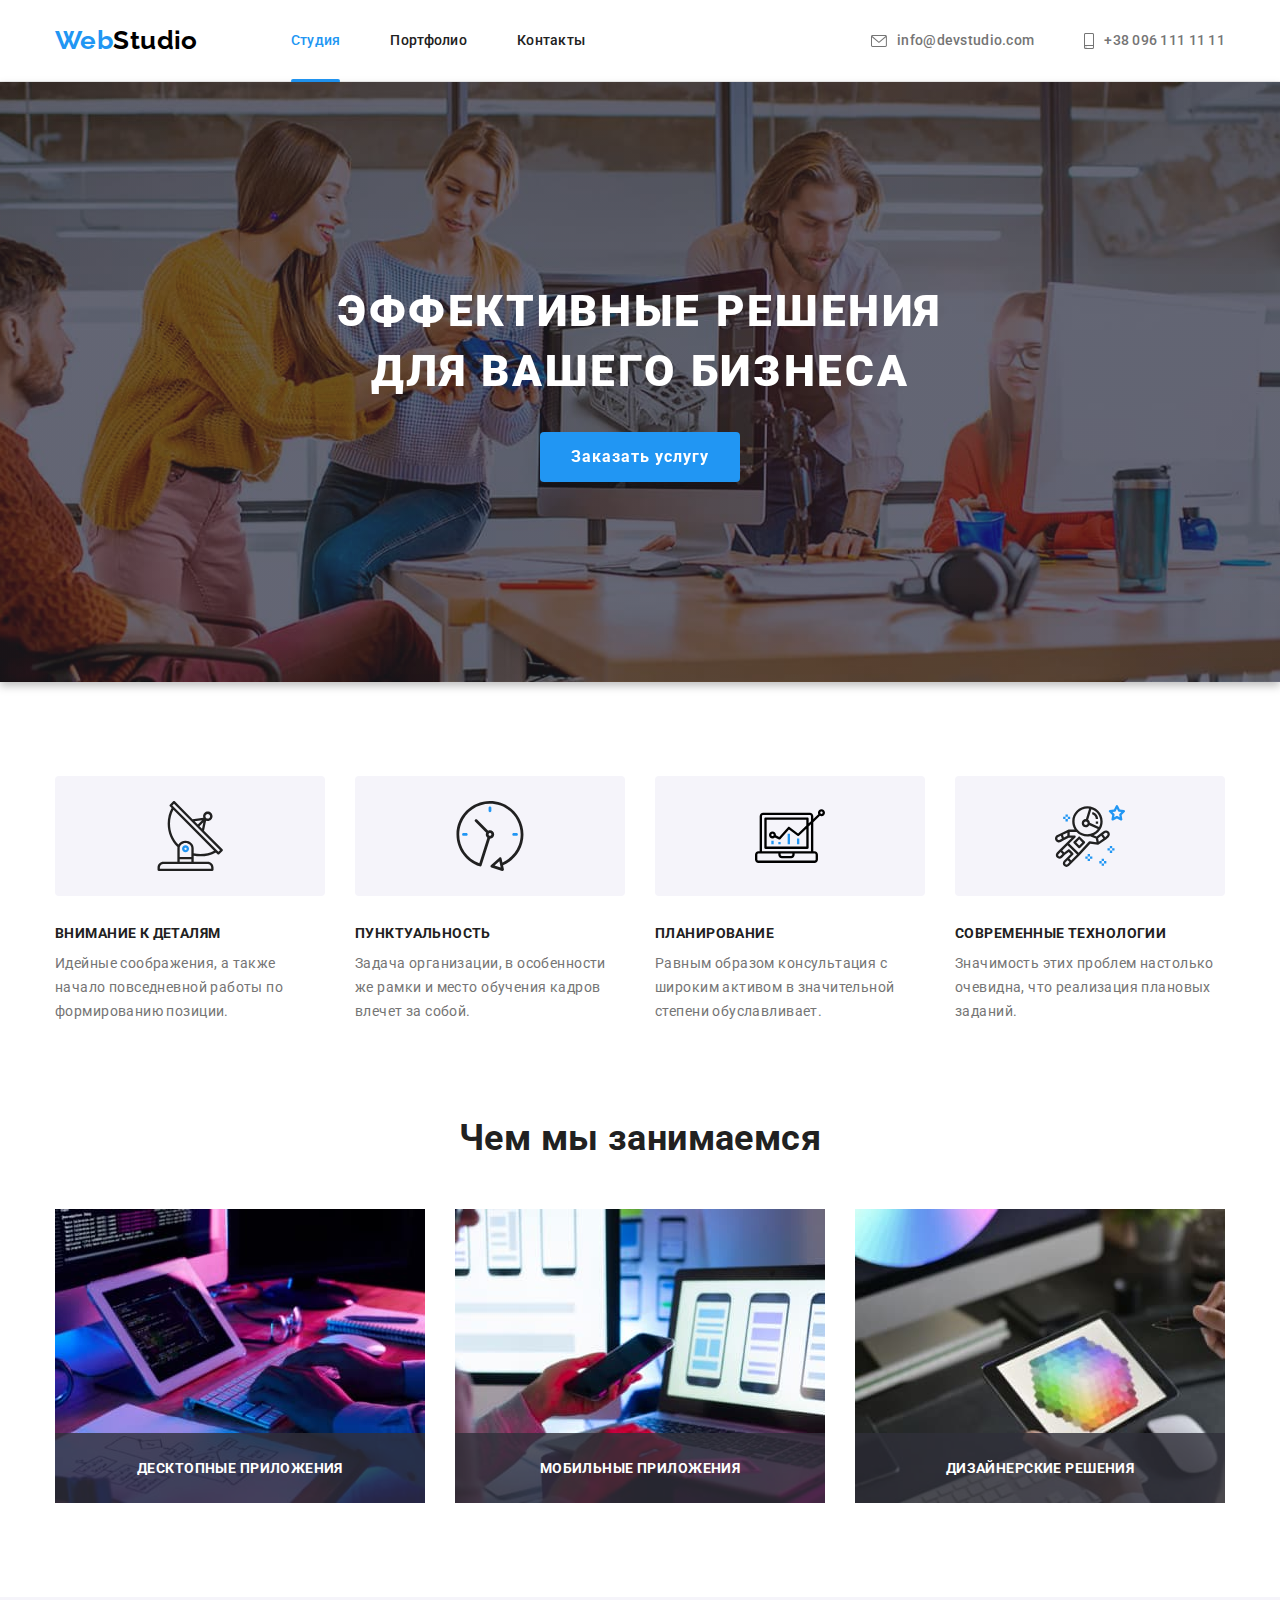
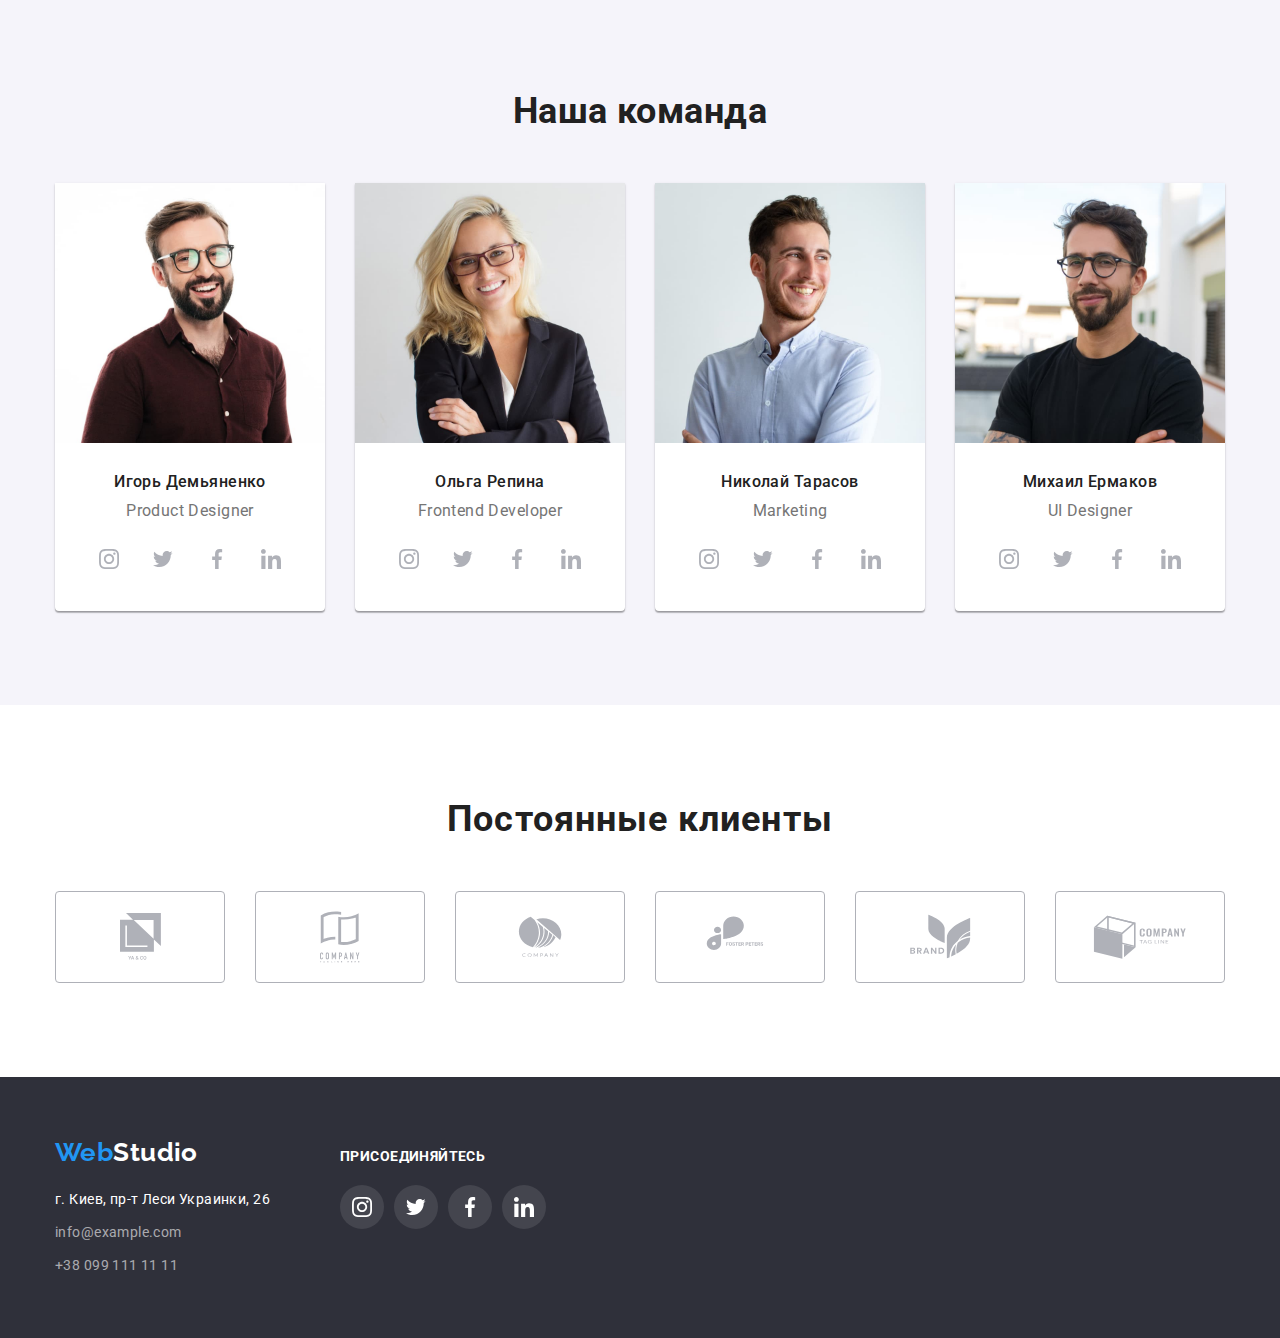
<file: index.html>
<!DOCTYPE html>
<html lang="ru">
  <head>
    <meta charset="UTF-8" />
    <meta http-equiv="X-UA-Compatible" content="IE=edge" />
    <meta name="viewport" content="width=device-width, initial-scale=1.0" />
    <link rel="preconnect" href="https://fonts.googleapis.com" />
    <link rel="preconnect" href="https://fonts.gstatic.com" crossorigin />
    <link
      rel="stylesheet"
      href="https://cdnjs.cloudflare.com/ajax/libs/modern-normalize/1.1.0/modern-normalize.css"
    />
    <link
      href="https://fonts.googleapis.com/css2?family=Raleway:wght@700&family=Roboto:wght@400;500;700;900&display=swap"
      rel="stylesheet"
    />
    <link rel="stylesheet" href="./styles/styles.css" />
    <title>Document</title>
  </head>
  <body>
    <!-- Header -->
    <header class="header">
      <div class="container header-container">
        <nav class="navigation">
          <a href="./index.html" class="logo">Web<span class="logo-studio">Studio</span>
          </a>
          <ul class="nav-links">
            <li class="item">
              <a href="./index.html" class="title current">Студия</a>
            </li>
            <li class="item">
              <a href="./portfolio.html" class="title">Портфолио</a>
            </li>
            <li class="item">
              <a href="" class="title">Контакты</a>
            </li>
          </ul>
        </nav>
        <ul class="nav-links nav-contacts">
          <li class="item nav-contacts-icon">
            <a href="mailto:info@devstudio.com" class="contact">
              <svg class="mail" width="16" height="12">
                <use href="./images/icons.svg#icon-mail-icon"></use>
              </svg>
              info@devstudio.com
            </a>
          </li>
          <li class="item nav-contacts-icon">
            <a href="tel:+380961111111" class="contact">
              <svg class="tel" width="10" height="16">
                <use href="./images/icons.svg#icon-phone-icon"></use>
              </svg>
              +38 096 111 11 11
            </a>
          </li>
        </ul>
      </div>
    </header>
    <!-- Hero Section -->
    <main>
      <section class="hero section">
        <div class="container hero-container">
          <h1 class="title">
            Эффективные решения для вашего бизнеса
          </h1>
          <button type="button" data-modal-open class="button">
            Заказать услугу
          </button>
        </div>
      </section>

      <!-- Особености -->
      <section class="benefits section">
        <h2 class="visually-hidden">особенности нашей работы</h2>
        <div class="container">
          <ul class="benefits-list">
            <li class="item benefits-icon">
              <div class="benefits-icon-box">
                <svg class="icon satelite" width="70" height="70">
                  <use href="./images/icons.svg#icon-satelite-icon"></use>
                </svg>
              </div>
              <h3 class="benefits title">Внимание к деталям</h3>
              Идейные соображения, а также начало повседневной работы по
              формированию позиции.
            </li>
            <li class="item benefits-icon">
              <div class="benefits-icon-box">
                <svg class="icon clock" width="70" height="70">
                  <use href="./images/icons.svg#icon-clock-icon"></use>
                </svg>
              </div>
              <h3 class="benefits title">Пунктуальность</h3>
              Задача организации, в особенности же рамки и место обучения кадров
              влечет за собой.
            </li>
            <li class="item benefits-icon">
              <div class="benefits-icon-box">
                <svg class="icon graph" width="70" height="70">
                  <use href="./images/icons.svg#icon-graph-icon"></use>
                </svg>
              </div>
              <h3 class="benefits title">Планирование</h3>
              Равным образом консультация с широким активом в значительной
              степени обуславливает.
            </li>
            <li class="item benefits-icon">
              <div class="benefits-icon-box">
                <svg class="icon astronaut" width="70" height="70">
                  <use href="./images/icons.svg#icon-astronaut-icon"></use>
                </svg>
              </div>
              <h3 class="benefits title">Современные технологии</h3>
              Значимость этих проблем настолько очевидна, что реализация
              плановых заданий.
            </li>
          </ul>
        </div>
      </section>
      <!-- Чем мы занимаемся -->
      <section class="ours-work section">
        <div class="container">
          <h2 class="title">Чем мы занимаемся</h2>
          <ul class="our-works-list">
            <li class="item">
              <img
                src="./images/img-1.jpg"
                width="370"
                alt="Человек работает за компьютером"
              />
              <div class="item-description-bg">
                <p class="our-work-title">Десктопные приложения</p>
              </div>
            </li>
            <li class="item">
              <img
                src="./images/img-2.jpg"
                width="370"
                alt="Человек держит телефон в руке"
              />
              <div class="item-description-bg">
              <p class="our-work-title">Мобильные приложения</p>
              </div>
            </li>
            <li class="item">
              <img
                src="./images/img-3.jpg"
                width="370"
                alt="Человек держит планшет в руке"
              />
              <div class="item-description-bg">
              <p class="our-work-title">Дизайнерские решения</p>
              </div>
            </li>
          </ul>
        </div>
      </section>
      <!--Наша команда-->
      <section class="our-team section">
        <div class="container">
          <h2 class="title">Наша команда</h2>
          <ul class="our-team-list">
            <li class="item card our-team-icon">
              <img
                src="./images/ourteam-1.jpg"
                width="270"
                alt="Игорь Демьяненко"
              />
              <div class="our-team-description">
                <h3 class="name">Игорь Демьяненко</h3>
                <p lang="en" class="profession">Product Designer</p>
                <ul class="our-team-icon-box">
                  <li class="our-team-link">
                    <a href="" class="icon-box">
                      <svg class="icon instagram" width="20" height="20">
                        <use
                          href="./images/icons.svg#icon-instagram-icon"
                        ></use>
                      </svg>
                    </a>
                  </li>
                  <li class="our-team-link">
                    <a href="" class="icon-box">
                      <svg class="icon twitter" width="20" height="20">
                        <use href="./images/icons.svg#icon-twitter-icon"></use>
                      </svg>
                    </a>
                  </li>
                  <li class="our-team-link">
                    <a href="" class="icon-box">
                      <svg class="icon facebook" width="20" height="20">
                        <use href="./images/icons.svg#icon-facebook-icon"></use>
                      </svg>
                    </a>
                  </li>
                  <li class="our-team-link">
                    <a href="" class="icon-box">
                      <svg class="icon linkedin" width="20" height="20">
                        <use href="./images/icons.svg#icon-linkedin-icon"></use>
                      </svg>
                    </a>
                  </li>
                </ul>
              </div>
            </li>
            <li class="item card our-team-icon">
              <img
                src="./images/ourteam-2.jpg"
                width="270"
                alt="Ольга Репина"
              />
              <div class="our-team-description">
                <h3 class="name">Ольга Репина</h3>
                <p lang="en" class="profession">Frontend Developer</p>
                <ul class="our-team-icon-box">
                  <li class="our-team-link">
                    <a href="" class="icon-box">
                      <svg class="icon instagram" width="20" height="20">
                        <use
                          href="./images/icons.svg#icon-instagram-icon"
                        ></use>
                      </svg>
                    </a>
                  </li>
                  <li class="our-team-link">
                    <a href="" class="icon-box">
                      <svg class="icon twitter" width="20" height="20">
                        <use href="./images/icons.svg#icon-twitter-icon"></use>
                      </svg>
                    </a>
                  </li>
                  <li class="our-team-link">
                    <a href="" class="icon-box">
                      <svg class="icon facebook" width="20" height="20">
                        <use href="./images/icons.svg#icon-facebook-icon"></use>
                      </svg>
                    </a>
                  </li>
                  <li class="our-team-link">
                    <a href="" class="icon-box">
                      <svg class="icon linkedin" width="20" height="20">
                        <use href="./images/icons.svg#icon-linkedin-icon"></use>
                      </svg>
                    </a>
                  </li>
                </ul>
              </div>
            </li>
            <li class="item card our-team-icon">
              <img
                src="./images/ourteam-3.jpg"
                width="270"
                alt="Николай Тарасов"
              />
              <div class="our-team-description">
                <h3 class="name">Николай Тарасов</h3>
                <p lang="en" class="profession">Marketing</p>
                <ul class="our-team-icon-box">
                  <li class="our-team-link">
                    <a href="" class="icon-box">
                      <svg class="icon instagram" width="20" height="20">
                        <use
                          href="./images/icons.svg#icon-instagram-icon"
                        ></use>
                      </svg>
                    </a>
                  </li>
                  <li class="our-team-link">
                    <a href="" class="icon-box">
                      <svg class="icon twitter" width="20" height="20">
                        <use href="./images/icons.svg#icon-twitter-icon"></use>
                      </svg>
                    </a>
                  </li>
                  <li class="our-team-link">
                    <a href="" class="icon-box">
                      <svg class="icon facebook" width="20" height="20">
                        <use href="./images/icons.svg#icon-facebook-icon"></use>
                      </svg>
                    </a>
                  </li>
                  <li class="our-team-link">
                    <a href="" class="icon-box">
                      <svg class="icon linkedin" width="20" height="20">
                        <use href="./images/icons.svg#icon-linkedin-icon"></use>
                      </svg>
                    </a>
                  </li>
                </ul>
              </div>
            </li>
            <li class="item card our-team-icon">
              <img
                src="./images/ourteam-4.jpg"
                width="270"
                alt="Михаил Ермаков"
              />
              <div class="our-team-description">
                <h3 class="name">Михаил Ермаков</h3>
                <p lang="en" class="profession">UI Designer</p>
                <ul class="our-team-icon-box">
                  <li class="our-team-link">
                    <a href="" class="icon-box">
                      <svg class="icon instagram" width="20" height="20">
                        <use
                          href="./images/icons.svg#icon-instagram-icon"
                        ></use>
                      </svg>
                    </a>
                  </li>
                  <li class="our-team-link">
                    <a href="" class="icon-box">
                      <svg class="icon twitter" width="20" height="20">
                        <use href="./images/icons.svg#icon-twitter-icon"></use>
                      </svg>
                    </a>
                  </li>
                  <li class="our-team-link">
                    <a href="" class="icon-box">
                      <svg class="icon facebook" width="20" height="20">
                        <use href="./images/icons.svg#icon-facebook-icon"></use>
                      </svg>
                    </a>
                  </li>
                  <li class="our-team-link">
                    <a href="" class="icon-box">
                      <svg class="icon linkedin" width="20" height="20">
                        <use href="./images/icons.svg#icon-linkedin-icon"></use>
                      </svg>
                    </a>
                  </li>
                </ul>
              </div>
            </li>
          </ul>
        </div>
      </section>
      <section class="section clients">
        <div class="container">
          <h2 class="title">Постоянные клиенты</h2>
          <ul class="clients-list">
            <li class="client-box-item">
              <a href="" class="client-link client-icon-box">
                <svg class="icon client-1" width="41" height="47">
                  <use href="./images/icons.svg#icon-client-1-icon"></use>
                </svg>
              </a>
            </li>
            <li class="client-box-item">
              <a href="" class="client-link client-icon-box">
                <svg class="icon client-2" width="40" height="52">
                  <use href="./images/icons.svg#icon-client-2-icon"></use>
                </svg>
              </a>
            </li>
            <li class="client-box-item">
              <a href="" class="client-link client-icon-box">
                <svg class="icon client-3" width="44" height="41">
                  <use href="./images/icons.svg#icon-client-3-icon"></use>
                </svg>
              </a>
            </li>

            <li class="client-box-item">
              <a href="" class="client-link client-icon-box">
                <svg class="icon client-4" width="84" height="41">
                  <use href="./images/icons.svg#icon-client-4-icon"></use>
                </svg>
              </a>
            </li>
            <li class="client-box-item">
              <a href="" class="client-link client-icon-box">
                <svg class="icon client-5" width="63" height="45">
                  <use href="./images/icons.svg#icon-client-5-icon"></use>
                </svg>
              </a>
            </li>
            <li class="client-box-item">
              <a href="" class="client-link client-icon-box">
                <svg class="icon client-6" width="94" height="44">
                  <use href="./images/icons.svg#icon-client-6-icon"></use>
                </svg>
              </a>
            </li>
          </ul>
        </div>
      </section>
    </main>
    <!-- Подвал -->
    <footer class="footer">
      <div class="container">
        <div class="footer-contacts">
          <a href="./index.html" class="logo">Web<span class="logo-studio">Studio</span>
          </a>
          <address class="footer-address">
            <p class="address">г. Киев, пр-т Леси Украинки, 26</p>
            <ul class="footer-links">
              <li class="footer-adress-item">
                <a href="mailto:info@example.com" class="footer-contacts">
                  info@example.com
                </a>
              </li>
              <li class="footer-adress-item">
                <a href="tel:+380991111111" class="footer-contacts">
                  +38 099 111 11 11
                </a>
              </li>
            </ul>
          </address>
        </div>

        <div class="subscribe">
          <strong class="title">присоединяйтесь</strong>
          <ul class="footer-icon-box">
            <li class="footer-link">
              <a href="" class="footer-box">
                <svg class="icon instagram" width="20" height="20">
                  <use href="./images/icons.svg#icon-instagram-icon"></use>
                </svg>
              </a>
            </li>
            <li class="footer-link">
              <a href="" class="footer-box">
                <svg class="icon twitter" width="20" height="20">
                  <use href="./images/icons.svg#icon-twitter-icon"></use>
                </svg>
              </a>
            </li>
            <li class="footer-link">
              <a href="" class="footer-box">
                <svg class="icon facebook" width="20" height="20">
                  <use href="./images/icons.svg#icon-facebook-icon"></use>
                </svg>
              </a>
            </li>
            <li class="footer-link">
              <a href="" class="footer-box">
                <svg class="icon linkedin" width="20" height="20">
                  <use href="./images/icons.svg#icon-linkedin-icon"></use>
                </svg>
              </a>
            </li>
          </ul>
        </div>
      </div>
    </footer>
    <div data-modal class="backdrop is-hidden">
      <div class="modal">
        <button data-modal-close class="btn-close">
          <svg class="icon-close" width="18" height="18">
            <use href="./images/icons.svg#icon-close"></use>
          </svg>
        </button>
      </div>
    </div>
    <script src="./js/modal.js"></script>
  </body>
</html>
</file>
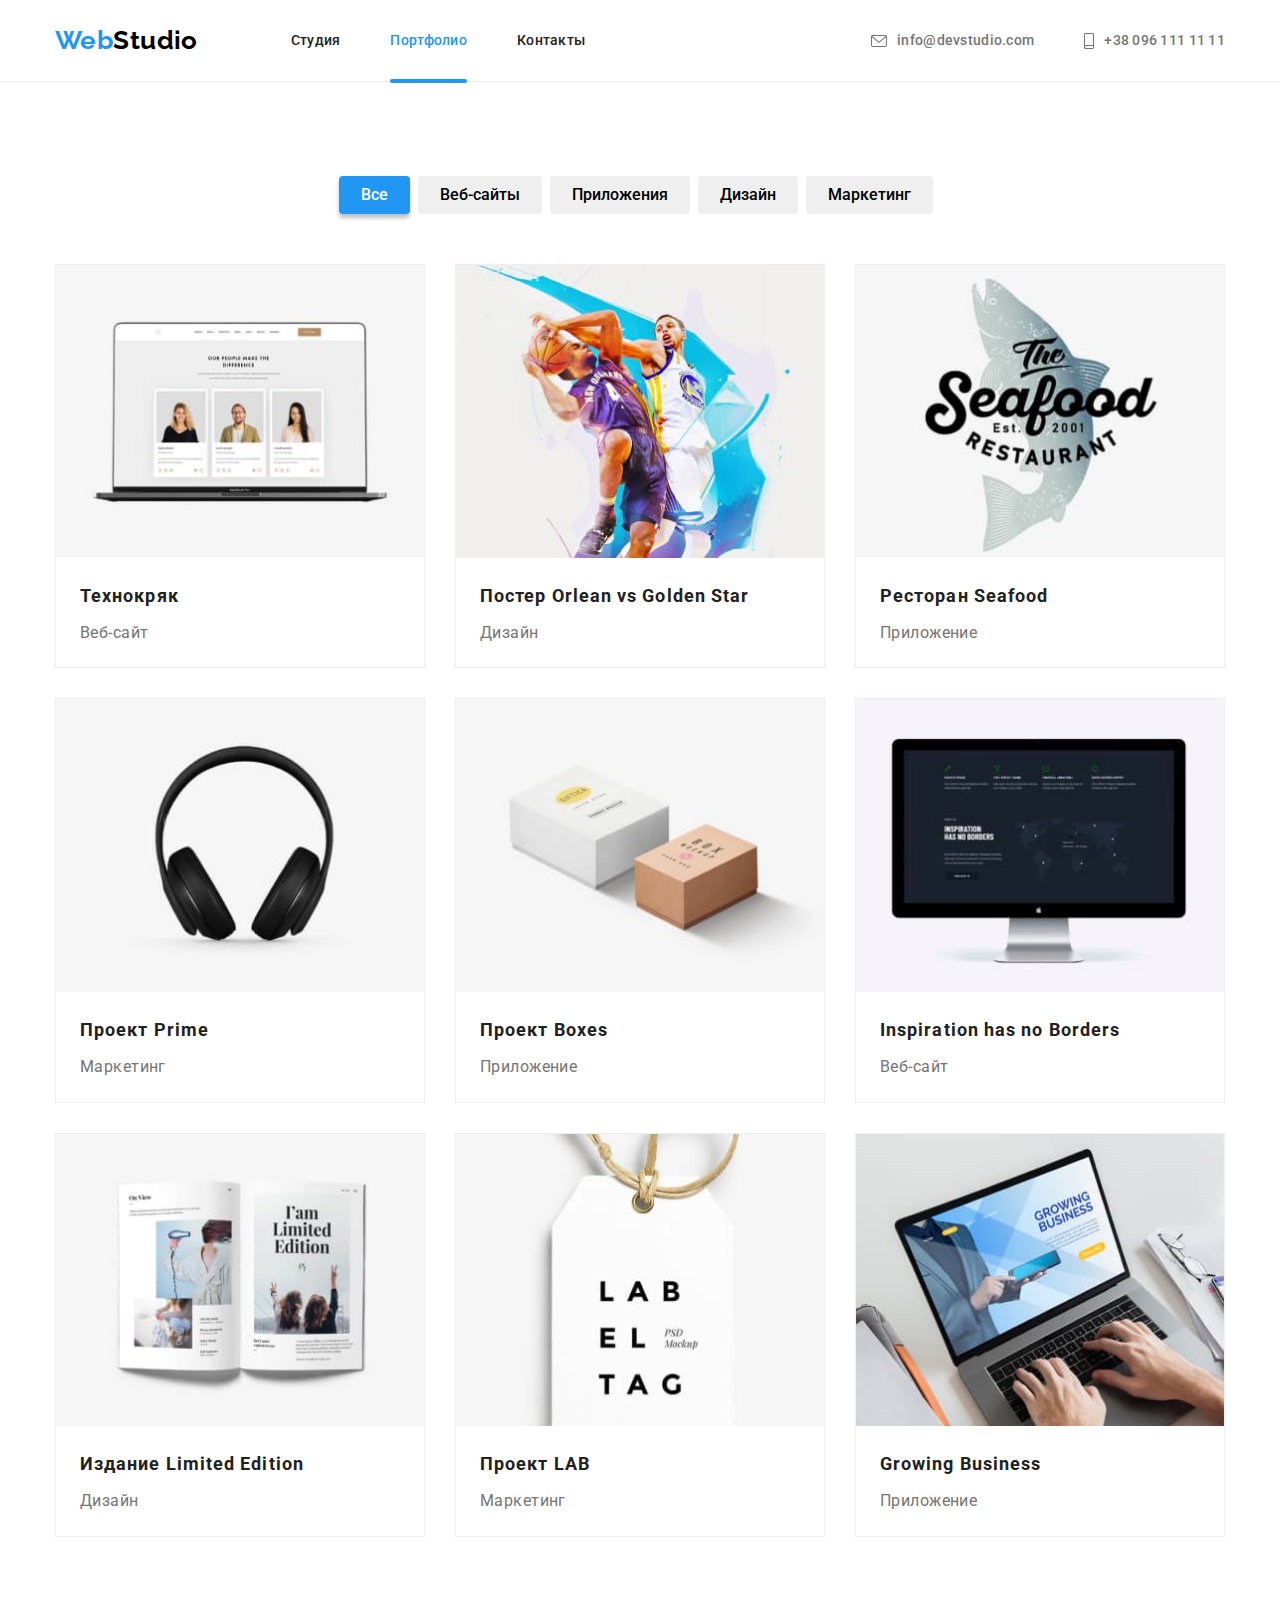
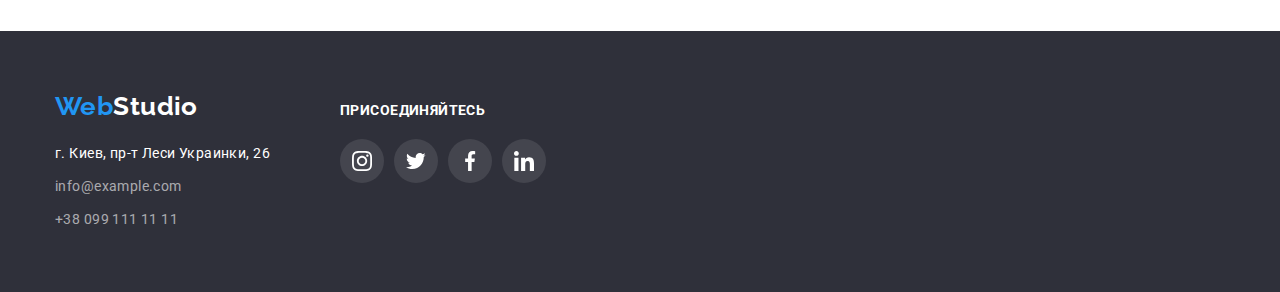
<file: portfolio.html>
<!DOCTYPE html>
<html lang="ru">
  <head>
    <meta charset="UTF-8" />
    <meta http-equiv="X-UA-Compatible" content="IE=edge" />
    <meta name="viewport" content="width=device-width, initial-scale=1.0" />
    <link rel="preconnect" href="https://fonts.googleapis.com" />
    <link rel="preconnect" href="https://fonts.gstatic.com" crossorigin />
    <link
      rel="stylesheet"
      href="https://cdnjs.cloudflare.com/ajax/libs/modern-normalize/1.1.0/modern-normalize.css"
    />
    <link
      href="https://fonts.googleapis.com/css2?family=Raleway:wght@700&family=Roboto:wght@400;500;700;900&display=swap"
      rel="stylesheet"
    />
    <link rel="stylesheet" href="./styles/styles.css" />
    <title>Document</title>
  </head>
  <body>
    <!-- Header -->
    <header class="header">
      <div class="container header-container">
        <nav class="navigation">
          <a href="./index.html" class="logo">Web<span class="logo-studio">Studio</span>
          </a>
          <ul class="nav-links">
            <li class="item">
              <a href="./index.html" class="title">Студия</a>
            </li>
            <li class="item">
              <a href="./portfolio.html" class="title current">Портфолио</a>
            </li>
            <li class="item">
              <a href="" class="title">Контакты</a>
            </li>
          </ul>
        </nav>
        <ul class="nav-links nav-contacts">
          <li class="item nav-contacts-icon">
            <a href="mailto:info@devstudio.com" class="contact">
              <svg class="mail" width="16" height="12">
                <use href="./images/icons.svg#icon-mail-icon"></use>
              </svg>
              info@devstudio.com
            </a>
          </li>
          <li class="item nav-contacts-icon">
            <a href="tel:+380961111111" class="contact">
              <svg class="tel" width="10" height="16">
                <use href="./images/icons.svg#icon-phone-icon"></use>
              </svg>
              +38 096 111 11 11
            </a>
          </li>
        </ul>
      </div>
    </header>
    <!-- Портфолио -->
    <main>
      <!-- Радио кнопки -->
      <section class="radio-buttons section">
        <div class="container">
          <h1 class="visually-hidden">Портфолио</h1>
          <ul class="filter set-of-buttons">
            <li class="filter-item">
              <button type="button" class="filter-button all">
                Все
              </button>
            </li>
            <li class="filter-item">
              <button type="button" class="filter-button">
                Веб-сайты
              </button>
            </li>
            <li class="filter-item">
              <button type="button" class="filter-button">
                Приложения
              </button>
            </li>
            <li class="filter-item">
              <button type="button" class="filter-button">
                Дизайн
              </button>
            </li>
            <li class="filter-item">
              <button type="button" class="filter-button">
                Маркетинг
              </button>
            </li>
          </ul>
          <!-- Ассортимент -->
          <ul class="positions set-of-cards">
              <li class="item">
              <a href="" class="positions-link">  
                <div class="card-slider">
                <img
                src="./images/technohryak.jpg"
                alt="Изображение сайта на ноутбуке"
                width="370"
              />
              <div class="slider-text">
                <p>Технокряк это современная площадка распространения коронавируса. Компании используют эту
                платформу для цифрового шпионажа и атак на защищённые
                 сервера конкурентов.</p></div>
            </div>
              <div class="descriptions">
                <h2 class="name-of-position">Технокряк</h2>
                <p class="type-of-position">Веб-сайт</p>
              </div></a>
            </li>
            <li class="item">
              <a href="" class="positions-link">
                <div class="card-slider">              
              <img
                src="./images/poster.jpg"
                alt="Постер команд нового орлеана и голден старс"
                width="370"
              />
              <div class="slider-text">
                <p>Технокряк это современная площадка распространения коронавируса. Компании используют эту
                платформу для цифрового шпионажа и атак на защищённые
                 сервера конкурентов.</p></div>
                </div>
              <div class="descriptions">
                <h2 class="name-of-position">
                  Постер
                  <span lang="en">Orlean vs Golden Star</span>
                </h2>
                <p class="type-of-position">Дизайн</p>
              </div>
              </a>
            </li>
            <li class="item">
              <a href="" class="positions-link">
                <div class="card-slider">
              <img
                src="./images/seafood.jpg"
                alt="Изображение логотипа ресторана Seafood"
                width="370"
              />
              <div class="slider-text">
                <p>Технокряк это современная площадка распространения коронавируса. Компании используют эту
                платформу для цифрового шпионажа и атак на защищённые
                 сервера конкурентов.</p></div>
                </div>
              <div class="descriptions">
                <h2 class="name-of-position">
                  Ресторан
                  <span lang="en">Seafood</span>
                </h2>
                <p class="type-of-position">Приложение</p>
              </div>
              </a>
            </li>
            <li class="item">
              <a href="" class="positions-link">
                <div class="card-slider">
              <img
                src="./images/headphones.jpg"
                alt="Изображение Наушников"
                width="370"
              />
              <div class="slider-text">
                <p>Технокряк это современная площадка распространения коронавируса. Компании используют эту
                платформу для цифрового шпионажа и атак на защищённые
                 сервера конкурентов.</p></div>
                </div>
              <div class="descriptions">
                <h2 class="name-of-position">
                  Проект
                  <span lang="en">Prime</span>
                </h2>
                <p class="type-of-position">Маркетинг</p>
              </div>
            </a>
            </li>
            <li class="item">
              <a href="" class="positions-link">
                <div class="card-slider">
              <img
                src="./images/boxes.jpg"
                alt="Изображение коробочек"
                width="370"
              />
              <div class="slider-text">
                <p>Технокряк это современная площадка распространения коронавируса. Компании используют эту
                платформу для цифрового шпионажа и атак на защищённые
                 сервера конкурентов.</p></div>
                </div>
              <div class="descriptions">
                <h2 class="name-of-position">
                  Проект
                  <span lang="en">Boxes</span>
                </h2>
                <p class="type-of-position">Приложение</p>
              </div>
              </a>
            </li>
            <li class="item">
              <a href="" class="positions-link">
                <div class="card-slider">
              <img
                src="./images/display.jpg"
                alt="Изображение сайта на экране монитора"
                width="370"
              />
              <div class="slider-text">
                <p>Технокряк это современная площадка распространения коронавируса. Компании используют эту
                платформу для цифрового шпионажа и атак на защищённые
                 сервера конкурентов.</p></div>
                </div>
              <div class="descriptions">
                <h2 class="name-of-position" lang="en">
                  Inspiration has no Borders
                </h2>
                <p class="type-of-position">Веб-сайт</p>
              </div>
              </a>
            </li>
            <li class="item">
              <a href="" class="positions-link">
                <div class="card-slider">
              <img
                src="./images/book.jpg"
                alt="Изображение развернутой книги"
                width="370"
              />
              <div class="slider-text">
                <p>Технокряк это современная площадка распространения коронавируса. Компании используют эту
                платформу для цифрового шпионажа и атак на защищённые
                 сервера конкурентов.</p></div>
                </div>
              <div class="descriptions">
                <h2 class="name-of-position">
                  Издание
                  <span lang="en">Limited Edition</span>
                </h2>
                <p class="type-of-position">Дизайн</p>
              </div>
              </a>
            </li>
            <li class="item">
              <a href="" class="positions-link">
                <div class="card-slider">
              <img
                src="./images/label.jpg"
                alt="Изображение бирки"
                width="370"
              />
              <div class="slider-text">
                <p>Технокряк это современная площадка распространения коронавируса. Компании используют эту
                платформу для цифрового шпионажа и атак на защищённые
                 сервера конкурентов.</p></div>
                </div>
              <div class="descriptions">
                <h2 class="name-of-position">
                  Проект
                  <span lang="en">LAB</span>
                </h2>
                <p class="type-of-position">Маркетинг</p>
              </div>
              </a>
            </li>
            <li class="item">
              <a href="" class="positions-link">
                <div class="card-slider">
              <img
                src="./images/notebook.jpg"
                alt="Человек работает за ноутбуком"
                width="370"
              />
              <div class="slider-text">
                <p>Технокряк это современная площадка распространения коронавируса. Компании используют эту
                платформу для цифрового шпионажа и атак на защищённые
                 сервера конкурентов.</p></div>
                </div>
              <div class="descriptions">
                <h2 class="name-of-position" lang="en">Growing Business</h2>
                <p class="type-of-position">Приложение</p>
              </div>
              </a>
            </li>
          </ul>
        </div>
      </section>
    </main>
    <!-- Подвал -->
    <footer class="footer">
      <div class="container">
        <div class="footer-contacts">
          <a href="./index.html" class="logo">Web<span class="logo-studio">Studio</span>
          </a>
          <address class="footer-address">
            <p class="address">г. Киев, пр-т Леси Украинки, 26</p>
            <ul class="footer-links">
              <li class="footer-adress-item">
                <a href="mailto:info@example.com" class="footer-contacts">
                  info@example.com
                </a>
              </li>
              <li class="footer-adress-item">
                <a href="tel:+380991111111" class="footer-contacts">
                  +38 099 111 11 11
                </a>
              </li>
            </ul>
          </address>
        </div>

        <div class="subscribe">
          <strong class="title">присоединяйтесь</strong>
          <ul class="footer-icon-box">
            <li class="footer-link">
              <a href="" class="footer-box">
                <svg class="icon instagram" width="20" height="20">
                  <use href="./images/icons.svg#icon-instagram-icon"></use>
                </svg>
              </a>
            </li>
            <li class="footer-link">
              <a href="" class="footer-box">
                <svg class="icon twitter" width="20" height="20">
                  <use href="./images/icons.svg#icon-twitter-icon"></use>
                </svg>
              </a>
            </li>
            <li class="footer-link">
              <a href="" class="footer-box">
                <svg class="icon facebook" width="20" height="20">
                  <use href="./images/icons.svg#icon-facebook-icon"></use>
                </svg>
              </a>
            </li>
            <li class="footer-link">
              <a href="" class="footer-box">
                <svg class="icon linkedin" width="20" height="20">
                  <use href="./images/icons.svg#icon-linkedin-icon"></use>
                </svg>
              </a>
            </li>
          </ul>
        </div>
      </div>
    </footer>
  </body>
</html>
</file>
<file: styles/styles.css>
/* primary logo color #000000 */
/* secondary logo color #2196F3 */
/* background footer #2f303a */
:root {
  --brand-primary-color: #2196f3;
  --brand-secondary-color: #000000;
  --body-color: #757575;
  --background-color: #2f303a;
  --title-color: #212121;
  --white-color: #ffffff;
  --our-team-color: #f5f4fa;
  --second-button-color: #188ce8;
  --border-cards-color: #eeeeee;
  --border-header-color: #ececec;
  --icons-first-color: #afb1b8;
  --cubic-bezier-first: cubic-bezier(0.4, 0, 0.2, 1);
  --transition-timing: 250ms;
}
/* .az {
  display: flex;
  flex-wrap: wrap;
  margin-bottom: -30px;
  margin-left: -30px;
}
.azz {
  flex-basis: calc(100% / 3 - 30);
  margin-bottom: 30px;
  margin-left: 30px;
} */
p,
h1,
h2,
h3,
h4,
h5,
h6 {
  margin: 0;
}
ul {
  margin: 0;
  padding: 0;
}
.container {
  margin-left: auto;
  margin-right: auto;
  width: 1200px;
  padding-left: 15px;
  padding-right: 15px;
  /* border: 2px dashed tomato; */
}
.visually-hidden {
  position: absolute;
  clip: rect(0 0 0 0);
  width: 1px;
  height: 1px;
  margin: -1px;
}
.section {
  padding-top: 94px;
  padding-bottom: 94px;
}

button {
  cursor: pointer;
}
img {
  display: block;
  max-width: 100%;
  height: auto;
}
address {
  font-style: normal;
}
.nav-links,
.benefits-list,
.our-works-list,
.our-team-list,
.footer-links,
.filter,
.positions,
.clients-list,
.our-team-icon-box,
.footer-icon-box {
  list-style: none;
}
.nav-contacts-icon,
.benefits-icon {
  content: '';
}

body {
  color: var(--body-color);
  font-family: 'Roboto', 'sans-serif';
  font-size: 14px;
  letter-spacing: 0.03em;
}

.nav-links .title:hover,
.nav-links .title:focus,
.header .contact:hover,
.header .contact:focus,
.footer-contacts:hover,
.footer-contacts:focus {
  color: var(--brand-primary-color);
}
.title,
.name,
.name-of-position {
  color: var(--title-color);
  }

  .nav-links .title,
  .header .contact,
  .footer-contacts {
    transition: color var(--transition-timing) var(--cubic-bezier-first);
  }
  .hero .button {
    transition: background-color var(--transition-timing) var(--cubic-bezier-first);
  }
  .icon-box {
    transition: color var(--transition-timing) var(--cubic-bezier-first), background-color var(--transition-timing) var(--cubic-bezier-first);
  }

  .footer-box {
    transition: background-color var(--transition-timing) var(--cubic-bezier-first);
  }

  .client-icon-box {
    transition: color var(--transition-timing) var(--cubic-bezier-first), border-color var(--transition-timing) var(--cubic-bezier-first);
  }
  .filter .filter-button {
    transition: color var(--transition-timing) var(--cubic-bezier-first), background-color var(--transition-timing) var(--cubic-bezier-first), box-shadow var(--transition-timing) var(--cubic-bezier-first);
  }
  .set-of-cards .positions-link {
    transition: box-shadow var(--transition-timing) var(--cubic-bezier-first);
  }
/* --------------------------------HEADER------------------------------ */
.logo {
  display: block;
  color: var(--brand-primary-color);
  font-family: 'Raleway';
  font-weight: 700;
  font-size: 26px;
  line-height: 1.2;
  text-decoration: none;
}
.navigation {
  display: flex;
  align-items: center;
}
.navigation .logo {
  padding: 25px 0;
}
.nav-links {
  display: flex;
  align-items: center;
  margin-left: 93px;
}
.nav-contacts {
  margin-left: auto;
}
.nav-links .title {
  text-decoration: none;
  padding: 32px 0px;
}
.header {
  border-bottom: 1px solid var(--border-header-color);
  padding-bottom: 0px;
}
.header-container {
  display: flex;
  align-items: center;
}
.logo .logo-studio {
  color: var(--brand-secondary-color);
}
.nav-links .item {
  display: flex;
  margin-left: 50px;
  position: relative;

}
.nav-links .item:first-child {
  margin-left: 0;
}
.current::after {
  content: "";
  display: block;
  width: 100%;
  height: 4px;
  border-radius: 2px;
  background-color: var(--brand-primary-color);
  position: absolute;
  left: 0;
  bottom: -2px;
}

.nav-links .item .contact {
  display: flex;
  padding: 32px 0;
  align-items: center;
}
.header .contact {
  color: var(--body-color);
  text-decoration: none;
}

.nav-contacts-icon .mail,
.nav-contacts-icon .tel {
  margin-right: 10px;
  fill: currentColor;
}
.navigation .title,
.header .contact {
  font-weight: 500;
  line-height: 1.14;
  letter-spacing: 0.02em;
}
/* --------------------------------HERO-------------------------------- */
.hero-container .title {
  max-width: 696px;
  margin: 0 auto;
}
.hero {
  max-width: 1600px;
  background-image: linear-gradient(
      to right,
      rgba(47, 48, 58, 0.4),
      rgba(47, 48, 58, 0.4)
    ),
    url(../images/hero-bg.jpg);
  border-image-width: 1600px;
  background-repeat: no-repeat;
  background-position: center;
  background-size: cover;
  margin-left: auto;
  margin-right: auto;
  text-align: center;
  padding: 200px 0;
  filter: drop-shadow(0px 4px 4px rgba(0, 0, 0, 0.25));
}
.hero .title {
  color: var(--white-color);
  font-weight: 900;
  font-size: 44px;
  line-height: 1.36;
  text-align: center;
  letter-spacing: 0.06em;
  text-transform: uppercase;
  margin-bottom: 30px;
}
.button {
  width: 200px;
  height: 50px;
  color: var(--white-color);
  background-color: var(--brand-primary-color);
  border: transparent;
  border-radius: 4px;
}
.hero .button:hover,
.hero .button:focus {
  color: var(--white-color);
  background-color: var(--second-button-color);
}
.hero .button {
  display: block;
  font-weight: 700;
  font-size: 16px;
  line-height: 1.87;
  letter-spacing: 0.06em;
  margin-left: auto;
  margin-right: auto;
}
/* --------------------------------BENEFITS-------------------------------- */
.benefits {
  font-size: 14px;
  letter-spacing: 0.03em;
}

.benefits-list {
  display: flex;
}
.benefits-list .item {
  max-width: 270px;
  margin-left: 30px;
}
.benefits-icon-box {
  display: flex;
  width: 270px;
  height: 120px;
  justify-content: center;
  align-items: center;
  background: var(--our-team-color);
  border-radius: 4px;
  margin-bottom: 30px;
}

.benefits-list .item:first-child {
  margin-left: 0;
}
.benefits .item {
  line-height: 1.71;
}

.benefits .title {
  font-weight: 700;
  line-height: 1.14;
  text-transform: uppercase;
  margin-bottom: 10px;
}
/* --------------------------------OUR WORKS-------------------------------- */
.ours-work {
  padding-top: 0;
}
.ours-work .title {
  margin-bottom: 50px;
}
.our-works-list {
  display: flex;
  flex-wrap: wrap;
}
.our-works-list .item {
  margin-left: 30px;
  position: relative;
}
.our-works-list .item:nth-child(3n + 1) {
  margin-left: 0;
}

.item-description-bg {
  display: flex;
  align-items: center;
  justify-content: center;
  width: 100%;
  height: 70px;
  background: rgba(47, 48, 58, 0.8);
  position: absolute;
  bottom: 0;
  left: 0;
}

.ours-work .title,
.our-team .title,
.clients .title,
.our-work-title {
  font-weight: 700;
  font-size: 36px;
  line-height: 1.16;
  text-align: center;
}
.our-work-title {
  font-family: Roboto;
  font-size: 14px;
  letter-spacing: 0.03em;
  text-transform: uppercase;
  color: var(--white-color);
}
/* --------------------------------OUR TEAM-------------------------------- */
.our-team {
  background-color: var(--our-team-color);
  margin-bottom: 0;
}
.card {
  background: var(--white-color);
  box-shadow: 0px 1px 3px rgba(0, 0, 0, 0.12), 0px 1px 1px rgba(0, 0, 0, 0.14),
    0px 2px 1px rgba(0, 0, 0, 0.2);
  border-radius: 0px 0px 4px 4px;
}
.our-team .title {
  margin-bottom: 50px;
}
.our-team-list {
  display: flex;
  flex-wrap: wrap;
}
.our-team-list .item {
  max-width: 270px;
  margin-left: 30px;
}
.our-team-list .item:nth-child(4n + 1) {
  margin-left: 0;
}
.our-team-description {
  display: flex;
  flex-direction: column;
  padding: 30px 32px;
  align-items: center;
}
.our-team .name {
  font-weight: 500;
  font-size: 16px;
  line-height: 1.18;
  text-align: center;
}
.our-team .profession {
  font-size: 16px;
  line-height: 1.18;
  text-align: center;
  margin-top: 10px;
}
.our-team-icon-box {
  display: flex;
  width: 206px;
  height: 44px;
  margin-top: 16px;

  justify-content: space-between;
}
.icon-box {
  display: flex;
  align-items: center;
  justify-content: center;
  border-radius: 50%;
  min-width: 44px;
  min-height: 44px;
  color: var(--icons-first-color);
}
.icon-box .icon {
fill: currentColor;
}

.icon-box:hover,
.icon-box:focus
 {
  background-color: var(--brand-primary-color);
  color: var(--white-color);
}



/* --------------------------------CLIENTS-------------------------------- */
.clients .title {
  margin-bottom: 50px;
  letter-spacing: 0.03em;
}

.clients-list{
  display: flex;
}

.client-box-item {
  display: flex;
  align-items: center;
  justify-content: center;
  width: 170px;
  height: 92px;
}
.client-box-item + .client-box-item{
  margin-left: 30px;
}
.client-icon-box {
  display: flex;
  align-items: center;
  justify-content: center;
  width: 100%;
  height: 100%;
  color: var(--icons-first-color);
  border: 1px solid var(--icons-first-color);
  border-radius: 4px;    
}
.client-icon-box .icon {
  fill: currentColor;

}
.client-box-item:hover,
.client-box-item:focus,
.client-icon-box:hover,
.client-icon-box:focus {
  border-color: var(--brand-primary-color);
  color: var(--brand-primary-color);

}


/* --------------------------------PORTFOLIO-------------------------------- */
.set-of-buttons,
.set-of-cards {
  display: flex;
}
.filter {
  justify-content: center;
  align-content: center;
  margin-bottom: 50px;
}
.filter-item {
  margin-right: 8px;
}

.filter-button {
  border: hidden;
  border-radius: 4px;
  padding: 6px 22px;
}
.filter .filter-button {
  cursor: pointer;
  font-size: 16px;
  font-weight: 500;
  line-height: 1.62;
  font-family: 'Roboto', 'sans-serif';
}
.filter .filter-button:hover,
.filter .filter-button:focus,
.filter .filter-button.all {
  color: var(--white-color);
  background-color: var(--brand-primary-color);
  box-shadow: 0px 4px 4px rgba(0, 0, 0, 0.25);
}
.positions {
  flex-wrap: wrap;
}
.positions .item {
  border: 1px solid var(--border-cards-color);
}

.set-of-cards {
  margin: -15px;
}

.positions-link {
  text-decoration: none;
  display: block;
}
.card-slider {
  position: relative;
  overflow: hidden;

}

.slider-text {
  position: absolute;
  top: 0;
  left: 0;

  width: 100%;
  height: 100%;
  padding: 63px 24px;
  background: rgba(33, 150, 243, 0.9);

  font-family: Roboto;
  font-size: 18px;
  line-height: 1.56;
  letter-spacing: 0.03em;
  color: var(--white-color);

  transform: translateY(101%);
  pointer-events: none;
  transition: transform 250ms var(--transition-timing) var(--cubic-bezier-first);
}

.set-of-cards .positions-link:hover,
.set-of-cards .positions-link:focus {
 box-shadow: 0px 1px 1px rgba(0, 0, 0, 0.12), 0px 4px 4px rgba(0, 0, 0, 0.06), 1px 4px 6px rgba(0, 0, 0, 0.16);
}
.positions-link:hover .slider-text,
.positions-link:focus .slider-text {
  transform: translateY(0);
  transition: transform var(--transition-timing) var(--cubic-bezier-first);
}
.set-of-cards .item {
  min-width: 370px;
  min-height: 404px;
  flex-basis: calc((100% - 30px * 3) / 3);
  margin: 15px;
}

.set-of-cards .descriptions {
  padding: 20px 24px;
  color: var(--body-color);
}
.name-of-position {
  font-weight: 700;
  font-size: 18px;
  line-height: 2;
  letter-spacing: 0.06em;
  margin-bottom: 4px;
}
.type-of-position {
  font-size: 16px;
  line-height: 1.87;
}

/* --------------------------------FOOTER-------------------------------- */
.footer {
  background-color: var(--background-color);
  padding: 60px 0;
}
.footer .container{
    display: flex;
    align-items: baseline;

}
.footer .logo {
  color: var(--brand-primary-color);
  margin-bottom: 20px;
}
.footer .logo-studio {
  color: var(--white-color);
}
.address {
  display: block;
  margin-bottom: 9px;
}
.footer-adress-item {
  display: block;
  margin-bottom: 9px;
}
.footer-adress-item:last-child {
  margin-bottom: 0px;
}
.footer-address {
  color: var(--white-color);
  font-style: normal;
  line-height: 1.71;
}
.footer-contacts {
  color: rgba(255, 255, 255, 0.6);
  line-height: 1.71;
  text-decoration: none;
}
.footer .subscribe {
  display: flex;
  flex-wrap: wrap;
  width: 206px;
  margin-left: 70px;
  align-content: space-between;
}
.footer .subscribe .title {
  font-family: Roboto;
  font-weight: 700;
  font-size: 14px;
  line-height: 1.14;
  letter-spacing: 0.03em;
  margin-bottom: 20px;
  text-transform: uppercase;
  color: var(--white-color);
}
.footer-icon-box {
  display: flex;
  width: 206px;
  height: 44px;
  justify-content: space-between;
}
.footer-box {
  display: flex;
  align-items: center;
  justify-content: center;
  background: rgba(255, 255, 255, 0.1);
  border-radius: 50%;
  width: 100%;
  height: 100%;
  color: var(--white-color);
}
.footer-box .icon {
  fill: currentColor;
}

.footer-box:hover,
.footer-box:focus {
  background-color: var(--brand-primary-color);
}
.footer-icon-box .footer-link{
  width: 44px;
  height: 44px;
}
/* --------------------------------COLOR OF LINK-------------------------------- */
.current {
  color: var(--brand-primary-color);
}
/* --------------------------------MODAL WINDOW-------------------------------- */
.backdrop {
  position: fixed;
  top: 0;
  left: 0;
  width: 100%;
  height: 100%;

  background: rgba(0, 0, 0, 0.2);

  transition: transform 250ms linear;
  transform: scaleX(1) scaleY(1);
}

.backdrop.is-hidden {
  opacity: 0;
  pointer-events: none;
  visibility: visible;
  transition: transform 250ms linear, opacity 250ms linear;
  transform: scaleX(0) scaleY(0);
}
.modal {
  position: absolute;
  top: 50%;
  left: 50%;
  transform: translate(-50%, -50%);

  min-width: 528px;
  min-height: 581px;

  background: var(--white-color);
  box-shadow: 0px 1px 3px rgba(0, 0, 0, 0.12), 0px 1px 1px rgba(0, 0, 0, 0.14), 0px 2px 1px rgba(0, 0, 0, 0.2);
  border-radius: 4px;
 }

.btn-close {
  position: absolute;
  top: 8px;
  right: 8px;
  width: 30px;
  height: 30px;
  border-radius: 50%;
  border: 1px solid rgba(0, 0, 0, 0.1);

  display: flex;
  background-color: var(--white-color);
  align-items: center;
  justify-content: center;
}
</file>
